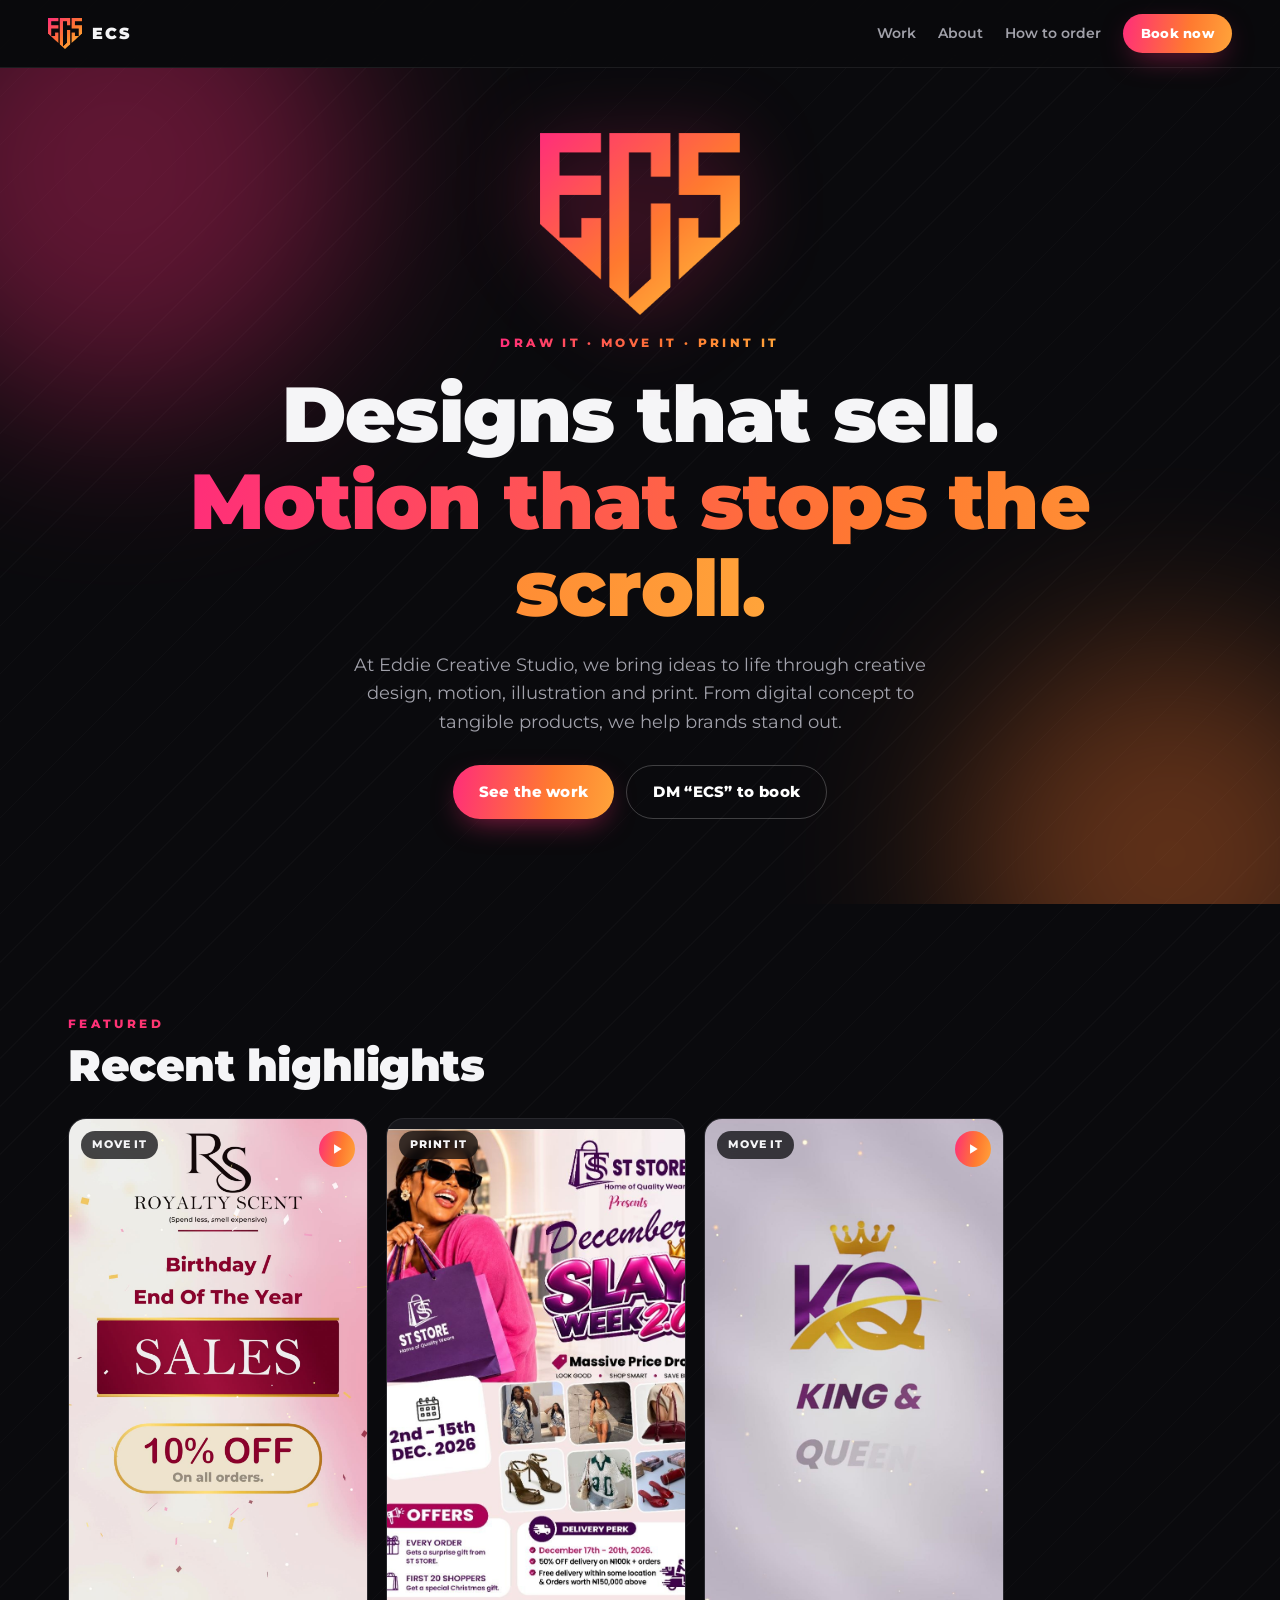
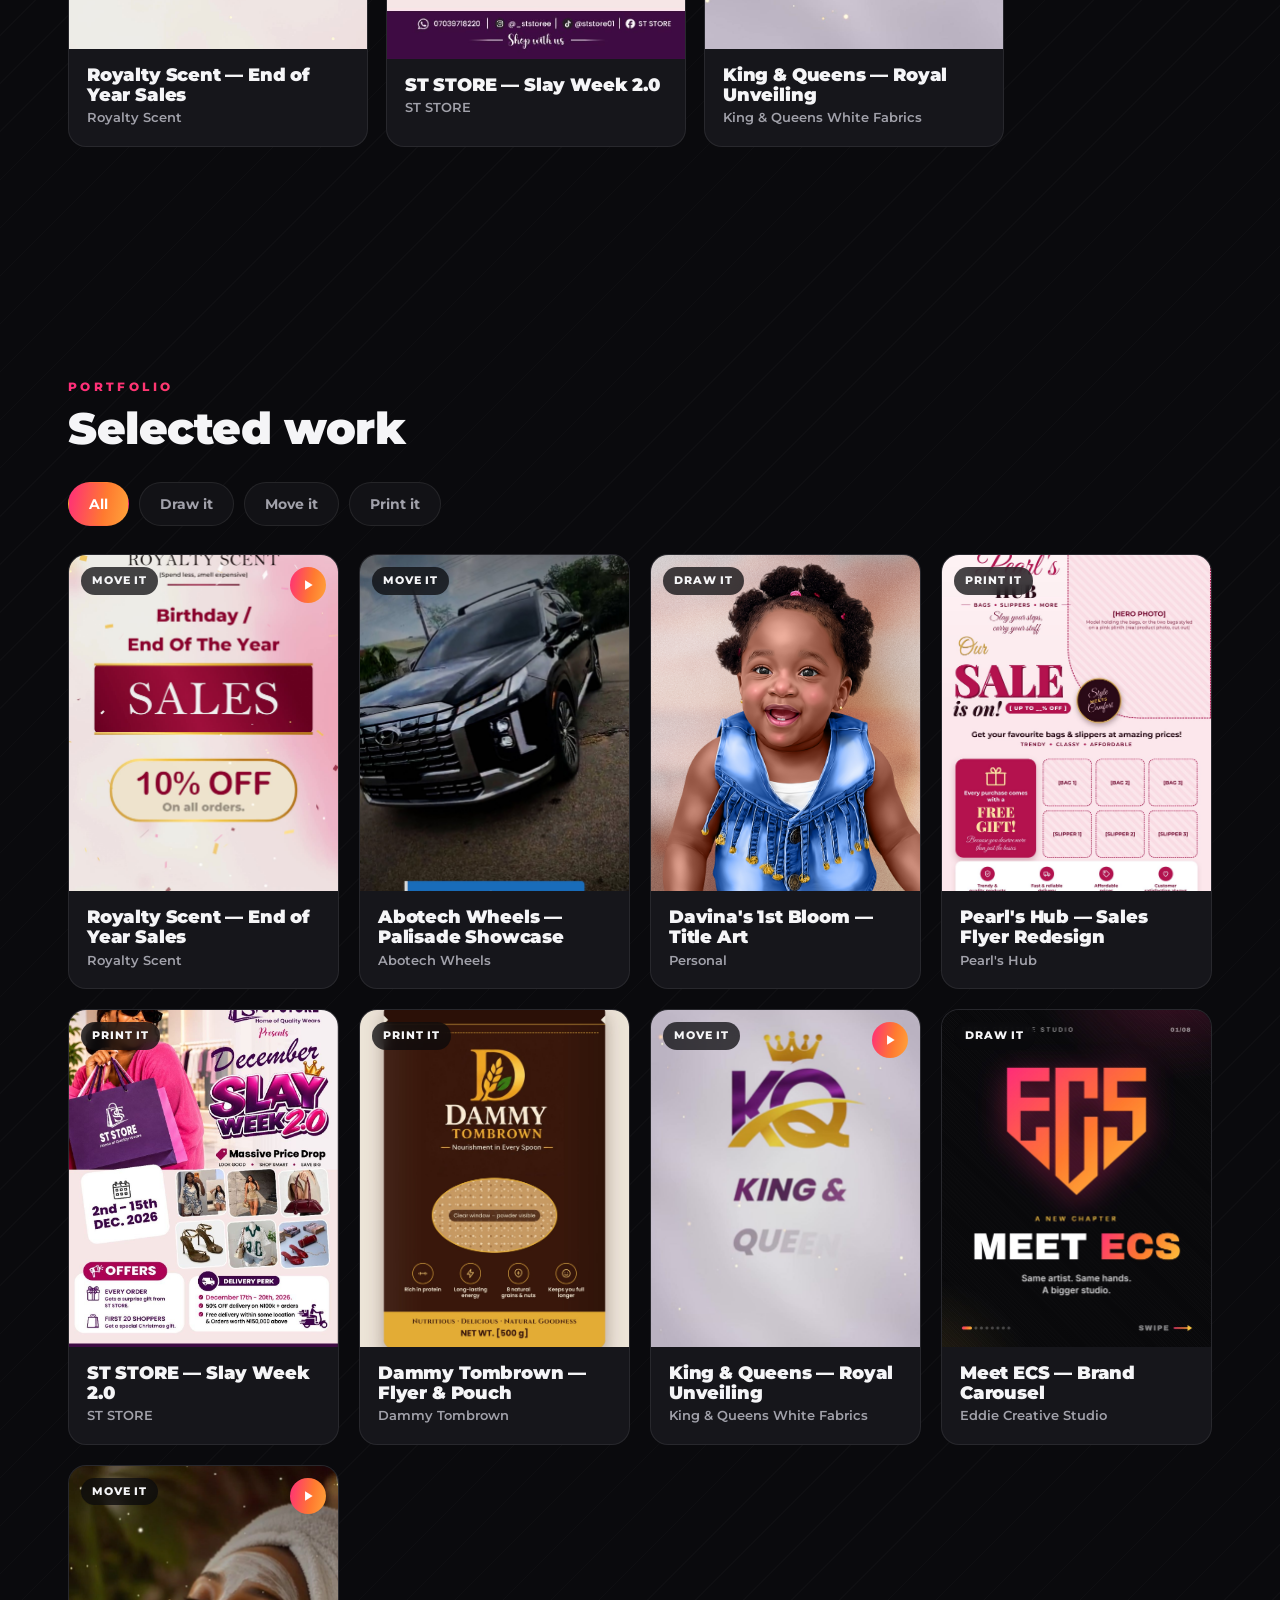
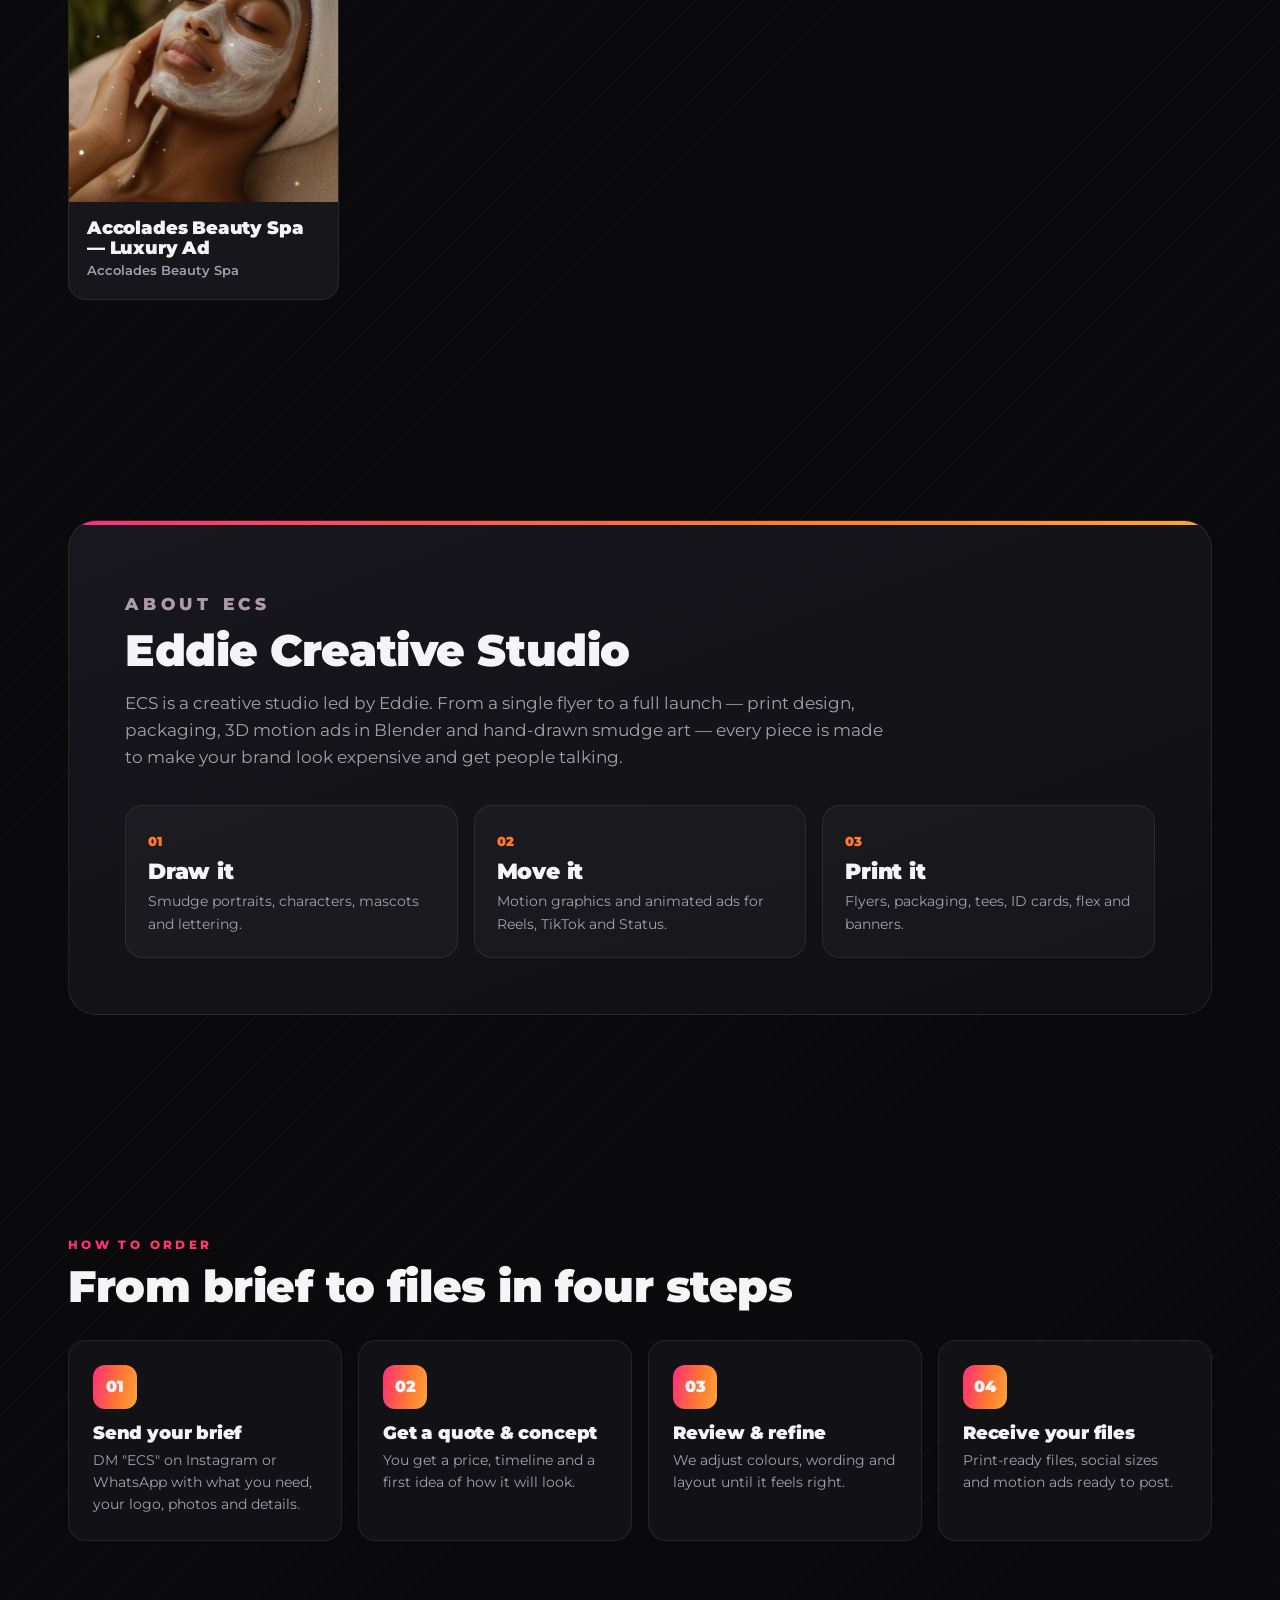
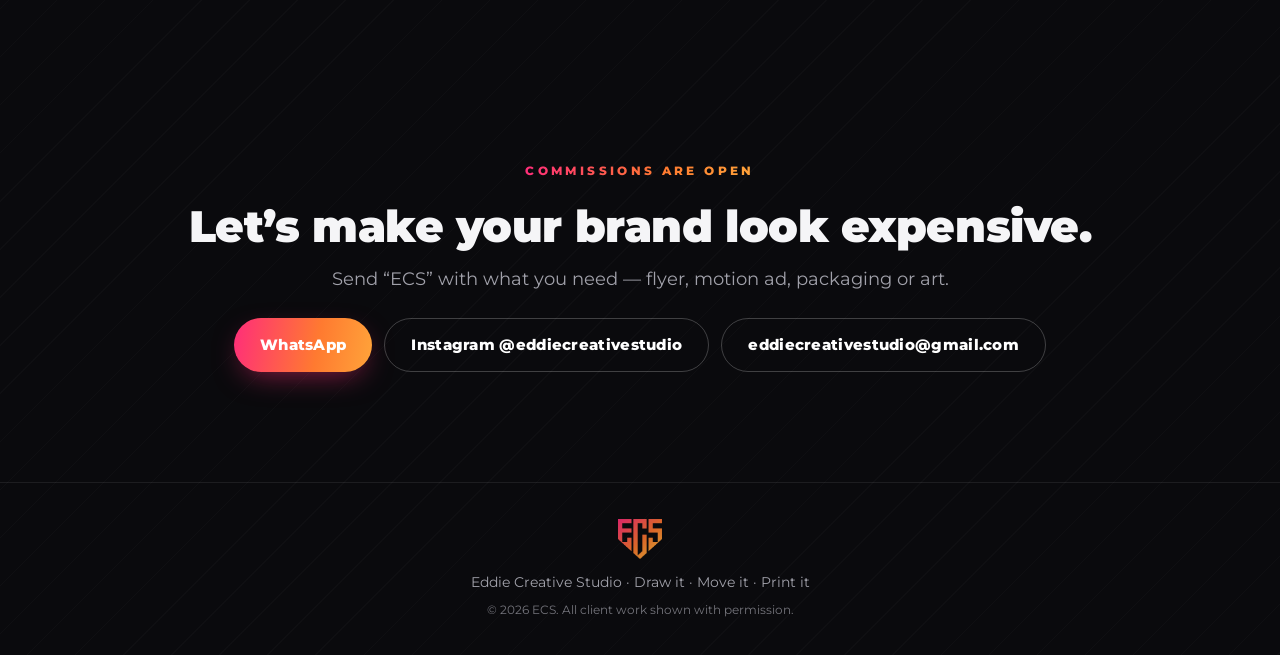
<file: index.html>
<!doctype html>
<html lang="en">
<head>
<meta charset="utf-8">
<meta name="viewport" content="width=device-width, initial-scale=1">
<title>Eddie Creative Studio — Portfolio</title>
<meta name="description" content="ECS · Eddie Creative Studio — flyers, packaging, motion ads and smudge portraits. Draw it · Move it · Print it.">
<meta property="og:title" content="Eddie Creative Studio — Portfolio">
<meta property="og:description" content="Draw it · Move it · Print it. Flyers, packaging, motion ads and smudge art.">
<meta property="og:image" content="/assets/ecs-mark-600.png">
<link rel="icon" href="/assets/favicon.png">
<link rel="preconnect" href="https://fonts.googleapis.com">
<link rel="preconnect" href="https://fonts.gstatic.com" crossorigin>
<link href="https://fonts.googleapis.com/css2?family=Montserrat:wght@500;600;700;800;900&display=swap" rel="stylesheet">
<link rel="stylesheet" href="/assets/style.css">
</head>
<body>
<header class="nav">
  <a class="brand" href="#top" aria-label="Eddie Creative Studio home"><img src="/assets/ecs-mark.png" alt=""><span>ECS</span></a>
  <nav aria-label="Main">
    <a href="#work">Work</a>
    <a href="#about">About</a>
    <a href="#order">How to order</a>
    <a class="btn btn-sm" href="#contact">Book now</a>
  </nav>
</header>

<main id="top">
  <section class="hero">
    <div class="hero-glow hero-glow-a" aria-hidden="true"></div>
    <div class="hero-glow hero-glow-b" aria-hidden="true"></div>
    <img class="hero-mark" src="/assets/ecs-mark.png" alt="ECS logo">
    <p class="eyebrow" data-site="tagline">Draw it · Move it · Print it</p>
    <h1 data-site="headline">Designs that sell. Motion that stops the scroll.</h1>
    <p class="lead" data-site="intro"></p>
    <div class="hero-cta">
      <a class="btn" href="#work">See the work</a>
      <a class="btn btn-ghost js-wa" href="#contact">DM “ECS” to book</a>
    </div>
  </section>

  <section id="featured" class="section" hidden>
    <div class="section-head"><p class="eyebrow">Featured</p><h2>Recent highlights</h2></div>
    <div class="featured-row" id="featuredRow"></div>
  </section>

  <section id="work" class="section">
    <div class="section-head">
      <p class="eyebrow">Portfolio</p>
      <h2>Selected work</h2>
    </div>
    <div class="filters" role="tablist" aria-label="Filter work">
      <button class="chip is-active" data-filter="all" role="tab" aria-selected="true">All</button>
      <button class="chip" data-filter="Draw it" role="tab" aria-selected="false">Draw it</button>
      <button class="chip" data-filter="Move it" role="tab" aria-selected="false">Move it</button>
      <button class="chip" data-filter="Print it" role="tab" aria-selected="false">Print it</button>
    </div>
    <div class="grid" id="grid" aria-live="polite"></div>
    <p class="empty" id="empty" hidden>No projects in this category yet.</p>
  </section>

  <section id="about" class="section about">
    <div class="about-card">
      <p class="eyebrow">About ECS</p>
      <h2>Eddie Creative Studio</h2>
      <p data-site="about"></p>
      <div class="services">
        <div class="service"><span class="num">01</span><h3>Draw it</h3><p>Smudge portraits, characters, mascots and lettering.</p></div>
        <div class="service"><span class="num">02</span><h3>Move it</h3><p>Motion graphics and animated ads for Reels, TikTok and Status.</p></div>
        <div class="service"><span class="num">03</span><h3>Print it</h3><p>Flyers, packaging, tees, ID cards, flex and banners.</p></div>
      </div>
    </div>
  </section>

  <section id="order" class="section">
    <div class="section-head"><p class="eyebrow">How to order</p><h2>From brief to files in four steps</h2></div>
    <ol class="steps" id="steps"></ol>
  </section>

  <section id="contact" class="section contact">
    <p class="eyebrow">Commissions are open</p>
    <h2>Let’s make your brand look expensive.</h2>
    <p class="lead">Send “ECS” with what you need — flyer, motion ad, packaging or art.</p>
    <div class="contact-links" id="contactLinks"></div>
  </section>
</main>

<footer class="footer">
  <img src="/assets/ecs-mark.png" alt="" aria-hidden="true">
  <p><span data-site="studio_name">Eddie Creative Studio</span> · <span data-site="tagline">Draw it · Move it · Print it</span></p>
  <p class="small">© <span id="year"></span> ECS. All client work shown with permission.</p>
</footer>

<div class="modal" id="modal" role="dialog" aria-modal="true" aria-labelledby="mTitle" hidden>
  <div class="modal-backdrop" data-close></div>
  <div class="modal-box">
    <button class="modal-close" data-close aria-label="Close project">
      <svg width="22" height="22" viewBox="0 0 24 24" fill="none" stroke="currentColor" stroke-width="2.2" stroke-linecap="round" aria-hidden="true"><path d="M6 6l12 12M18 6 6 18"/></svg>
    </button>
    <div class="modal-media" id="mMedia"></div>
    <div class="modal-info">
      <p class="eyebrow" id="mCat"></p>
      <h3 id="mTitle"></h3>
      <p class="client" id="mClient"></p>
      <p id="mDesc"></p>
      <p class="services-line" id="mServices"></p>
      <a class="btn js-wa" href="#contact">Want one like this? Book now</a>
    </div>
  </div>
</div>

<script src="/assets/app.js"></script>
</body>
</html>
</file>
<file: assets/style.css>
:root{
  --bg:#0A0A0D; --bg2:#121216; --card:#16161B; --line:rgba(255,255,255,.08);
  --text:#F5F5F7; --muted:#A1A1AA; --pink:#FF2D7A; --orange:#FF7A30; --amber:#FFA43A;
  --grad:linear-gradient(100deg,var(--pink),var(--orange) 60%,var(--amber));
  --r:18px;
}
*{box-sizing:border-box;margin:0;padding:0}
html{scroll-behavior:smooth}
body{background:var(--bg);color:var(--text);font-family:Montserrat,system-ui,sans-serif;line-height:1.6;
  background-image:repeating-linear-gradient(135deg,rgba(255,255,255,.018) 0 1px,transparent 1px 34px);overflow-x:hidden}
img,video{display:block;max-width:100%}
a{color:inherit;text-decoration:none}
button{font:inherit;color:inherit;background:none;border:0;cursor:pointer}
:focus-visible{outline:2px solid var(--amber);outline-offset:3px;border-radius:8px}

.nav{position:sticky;top:0;z-index:20;display:flex;align-items:center;justify-content:space-between;
  padding:14px clamp(16px,4vw,48px);background:rgba(10,10,13,.82);backdrop-filter:blur(12px);border-bottom:1px solid var(--line)}
.brand{display:flex;align-items:center;gap:10px;font-weight:900;letter-spacing:.12em}
.brand img{width:34px;height:34px;object-fit:contain}
.nav nav{display:flex;align-items:center;gap:22px;font-size:14px;font-weight:600}
.nav nav a:not(.btn){color:var(--muted)}
.nav nav a:not(.btn):hover{color:var(--text)}
@media (max-width:680px){.nav nav a:not(.btn){display:none}}

.btn{display:inline-flex;align-items:center;justify-content:center;gap:8px;padding:14px 26px;border-radius:999px;
  background:var(--grad);color:#fff;font-weight:800;font-size:15px;letter-spacing:.02em;box-shadow:0 10px 30px -10px rgba(255,45,122,.6);transition:transform .2s,box-shadow .2s}
.btn:hover{transform:translateY(-2px);box-shadow:0 14px 34px -10px rgba(255,122,48,.7)}
.btn-sm{padding:9px 18px;font-size:13px}
.btn-ghost{background:transparent;border:1.5px solid rgba(255,255,255,.22);box-shadow:none}
.btn-ghost:hover{border-color:var(--orange)}

.eyebrow{font-size:12px;font-weight:800;letter-spacing:.28em;text-transform:uppercase;
  background:var(--grad);-webkit-background-clip:text;background-clip:text;color:transparent}
h1,h2,h3{line-height:1.12;font-weight:900;letter-spacing:-.01em}
h2{font-size:clamp(28px,4.4vw,44px);margin-top:8px}
.lead{color:var(--muted);font-size:clamp(16px,1.6vw,18px);max-width:620px}

.hero{position:relative;min-height:calc(100svh - 64px);display:flex;flex-direction:column;align-items:center;justify-content:center;
  text-align:center;gap:18px;padding:60px 20px 80px;overflow:hidden}
.hero-mark{width:clamp(130px,20vw,200px);filter:drop-shadow(0 12px 40px rgba(255,45,122,.35));animation:float 6s ease-in-out infinite}
.hero h1{font-size:clamp(36px,7vw,78px);max-width:980px}
.hero h1 em{font-style:normal;background:var(--grad);-webkit-background-clip:text;background-clip:text;color:transparent}
.hero-cta{display:flex;flex-wrap:wrap;gap:12px;justify-content:center;margin-top:10px}
.hero-glow{position:absolute;border-radius:50%;filter:blur(90px);opacity:.35;z-index:-1}
.hero-glow-a{width:480px;height:480px;background:var(--pink);top:-140px;left:-120px}
.hero-glow-b{width:420px;height:420px;background:var(--orange);bottom:-160px;right:-100px}
@keyframes float{50%{transform:translateY(-10px)}}

.section{padding:clamp(60px,9vw,110px) clamp(16px,4vw,48px);max-width:1240px;margin:0 auto}
.section-head{margin-bottom:28px}

.filters{display:flex;gap:10px;flex-wrap:wrap;margin-bottom:28px}
.chip{padding:10px 20px;border-radius:999px;border:1.5px solid var(--line);background:var(--bg2);font-weight:700;font-size:14px;color:var(--muted);transition:.2s}
.chip:hover{color:var(--text);border-color:rgba(255,255,255,.25)}
.chip.is-active{background:var(--grad);border-color:transparent;color:#fff}

.grid{display:grid;grid-template-columns:repeat(auto-fill,minmax(260px,1fr));gap:20px}
.card{position:relative;border-radius:var(--r);overflow:hidden;background:var(--card);border:1px solid var(--line);text-align:left;
  transition:transform .25s,border-color .25s;animation:in .5s both}
.card:hover{transform:translateY(-4px);border-color:rgba(255,122,48,.45)}
.card-media{aspect-ratio:4/5;overflow:hidden;background:#0d0d10}
.card-media img{width:100%;height:100%;object-fit:cover;transition:transform .6s}
.card:hover .card-media img{transform:scale(1.05)}
.card-body{padding:16px 18px 18px}
.card-body h3{font-size:18px}
.card-body p{color:var(--muted);font-size:13px;font-weight:600;margin-top:2px}
.tag{position:absolute;top:12px;left:12px;padding:5px 11px;border-radius:999px;background:rgba(10,10,13,.75);backdrop-filter:blur(6px);
  font-size:11px;font-weight:800;letter-spacing:.08em;text-transform:uppercase}
.play{position:absolute;top:12px;right:12px;width:36px;height:36px;border-radius:50%;display:grid;place-items:center;background:var(--grad)}
@media (max-width:600px){.filters{gap:6px;flex-wrap:nowrap;overflow-x:auto}.chip{padding:8px 14px;font-size:13px;white-space:nowrap}.grid{grid-template-columns:1fr 1fr;gap:12px}.card-body{padding:10px 12px 12px}.card-body h3{font-size:14px}.card-body p{font-size:11px}.tag{font-size:9px;padding:4px 8px;top:8px;left:8px}.play{width:28px;height:28px;top:8px;right:8px}}
@keyframes in{from{opacity:0;transform:translateY(14px)}}
.empty{color:var(--muted);text-align:center;padding:40px}

.featured-row{display:grid;grid-auto-flow:column;grid-auto-columns:minmax(240px,300px);gap:18px;overflow-x:auto;scroll-snap-type:x mandatory;padding-bottom:10px}
.featured-row .card{scroll-snap-align:start}
.featured-row .card-media{aspect-ratio:9/16}

.about-card{border-radius:28px;padding:clamp(28px,5vw,56px);background:linear-gradient(160deg,#17171d,#0f0f13);border:1px solid var(--line);position:relative;overflow:hidden}
.about-card::before{content:"";position:absolute;inset:0 0 auto 0;height:4px;background:var(--grad)}
.about-card>p{color:var(--muted);margin-top:14px;max-width:760px;font-size:17px}
.services{display:grid;grid-template-columns:repeat(auto-fit,minmax(220px,1fr));gap:16px;margin-top:34px}
.service{padding:22px;border-radius:var(--r);background:rgba(255,255,255,.03);border:1px solid var(--line)}
.service .num{font-weight:900;font-size:13px;color:var(--orange)}
.service h3{font-size:22px;margin:6px 0}
.service p{color:var(--muted);font-size:14px}

.steps{list-style:none;display:grid;grid-template-columns:repeat(auto-fit,minmax(220px,1fr));gap:16px;counter-reset:s}
.steps li{counter-increment:s;padding:24px;border-radius:var(--r);background:var(--bg2);border:1px solid var(--line)}
.steps li::before{content:counter(s,decimal-leading-zero);display:inline-grid;place-items:center;width:44px;height:44px;border-radius:12px;background:var(--grad);font-weight:900;margin-bottom:14px}
.steps h3{font-size:18px}
.steps p{color:var(--muted);font-size:14px;margin-top:6px}

.contact{text-align:center;display:flex;flex-direction:column;align-items:center;gap:14px}
.contact-links{display:flex;flex-wrap:wrap;gap:12px;justify-content:center;margin-top:10px}

.footer{border-top:1px solid var(--line);padding:36px 20px;text-align:center;color:var(--muted);font-size:14px;display:flex;flex-direction:column;align-items:center;gap:6px}
.footer img{width:44px;opacity:.85;margin-bottom:6px}
.footer .small{font-size:12px;opacity:.7}

.modal{position:fixed;inset:0;z-index:50;display:grid;place-items:center;padding:16px}
.modal[hidden]{display:none}
.modal-backdrop{position:absolute;inset:0;background:rgba(0,0,0,.82);backdrop-filter:blur(6px)}
.modal-box{position:relative;width:min(1080px,100%);max-height:92svh;overflow:auto;border-radius:24px;background:var(--bg2);border:1px solid var(--line);
  display:grid;grid-template-columns:minmax(0,1.2fr) minmax(0,1fr)}
.modal-media{background:#000;display:flex;flex-direction:column;gap:6px;padding:6px}
.modal-media img,.modal-media video{width:100%;border-radius:16px;max-height:80svh;object-fit:contain;margin:0 auto}
.modal-media iframe{width:100%;aspect-ratio:9/16;border:0;border-radius:16px}
.modal-info{position:sticky;top:0;align-self:start;padding:clamp(22px,3vw,36px);display:flex;flex-direction:column;gap:10px;align-items:flex-start}
.modal-info h3{font-size:28px}
.modal-info .client{color:var(--orange);font-weight:700}
.modal-info p{color:var(--muted)}
.services-line{font-size:13px;font-weight:700;letter-spacing:.04em}
.modal-info .btn{margin-top:10px}
.modal-close{position:absolute;top:12px;right:12px;z-index:2;width:42px;height:42px;border-radius:50%;background:rgba(0,0,0,.6);display:grid;place-items:center}
@media (max-width:820px){.modal-box{grid-template-columns:1fr}}
@media (prefers-reduced-motion:reduce){*{animation:none!important;transition:none!important}}
</file>
